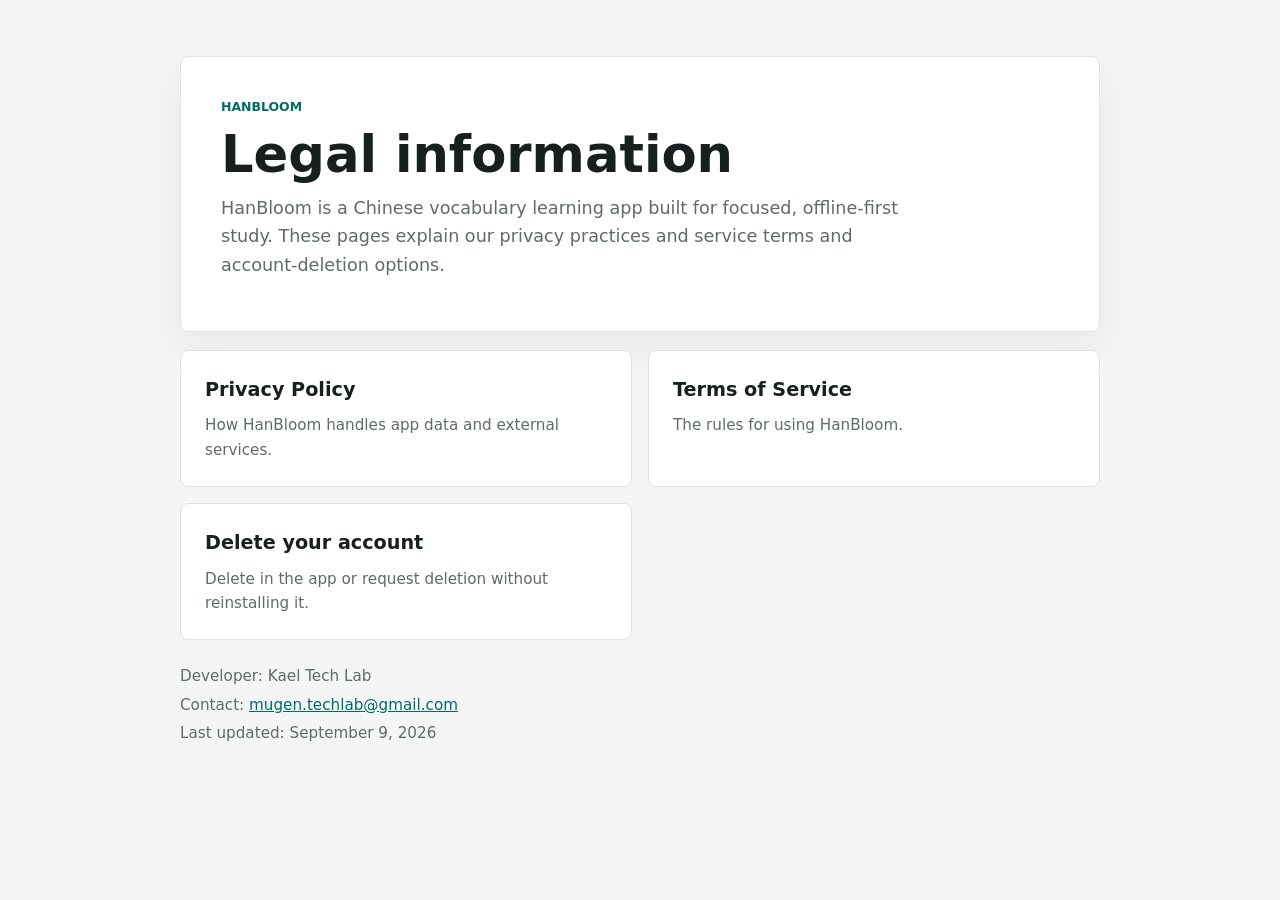
<file: index.html>
<!doctype html>
<html lang="en">
<head>
  <meta charset="utf-8">
  <meta name="viewport" content="width=device-width, initial-scale=1">
  <title>HanBloom Legal</title>
  <meta name="description" content="Legal documents for HanBloom, a Chinese vocabulary learning app.">
  <link rel="stylesheet" href="styles.css">
</head>
<body>
  <main class="page">
    <section class="hero">
      <p class="eyebrow">HanBloom</p>
      <h1>Legal information</h1>
      <p class="lede">
        HanBloom is a Chinese vocabulary learning app built for focused,
        offline-first study. These pages explain our privacy practices and
        service terms and account-deletion options.
      </p>
    </section>

    <section class="links" aria-label="Legal documents">
      <a class="link-card" href="privacy-policy.html">
        <span>Privacy Policy</span>
        <small>How HanBloom handles app data and external services.</small>
      </a>
      <a class="link-card" href="terms-of-service.html">
        <span>Terms of Service</span>
        <small>The rules for using HanBloom.</small>
      </a>
      <a class="link-card" href="account-deletion.html">
        <span>Delete your account</span>
        <small>Delete in the app or request deletion without reinstalling it.</small>
      </a>
    </section>

    <footer>
      <p>Developer: Kael Tech Lab</p>
      <p>Contact: <a href="mailto:mugen.techlab@gmail.com">mugen.techlab@gmail.com</a></p>
      <p>Last updated: September 9, 2026</p>
    </footer>
  </main>
</body>
</html>
</file>
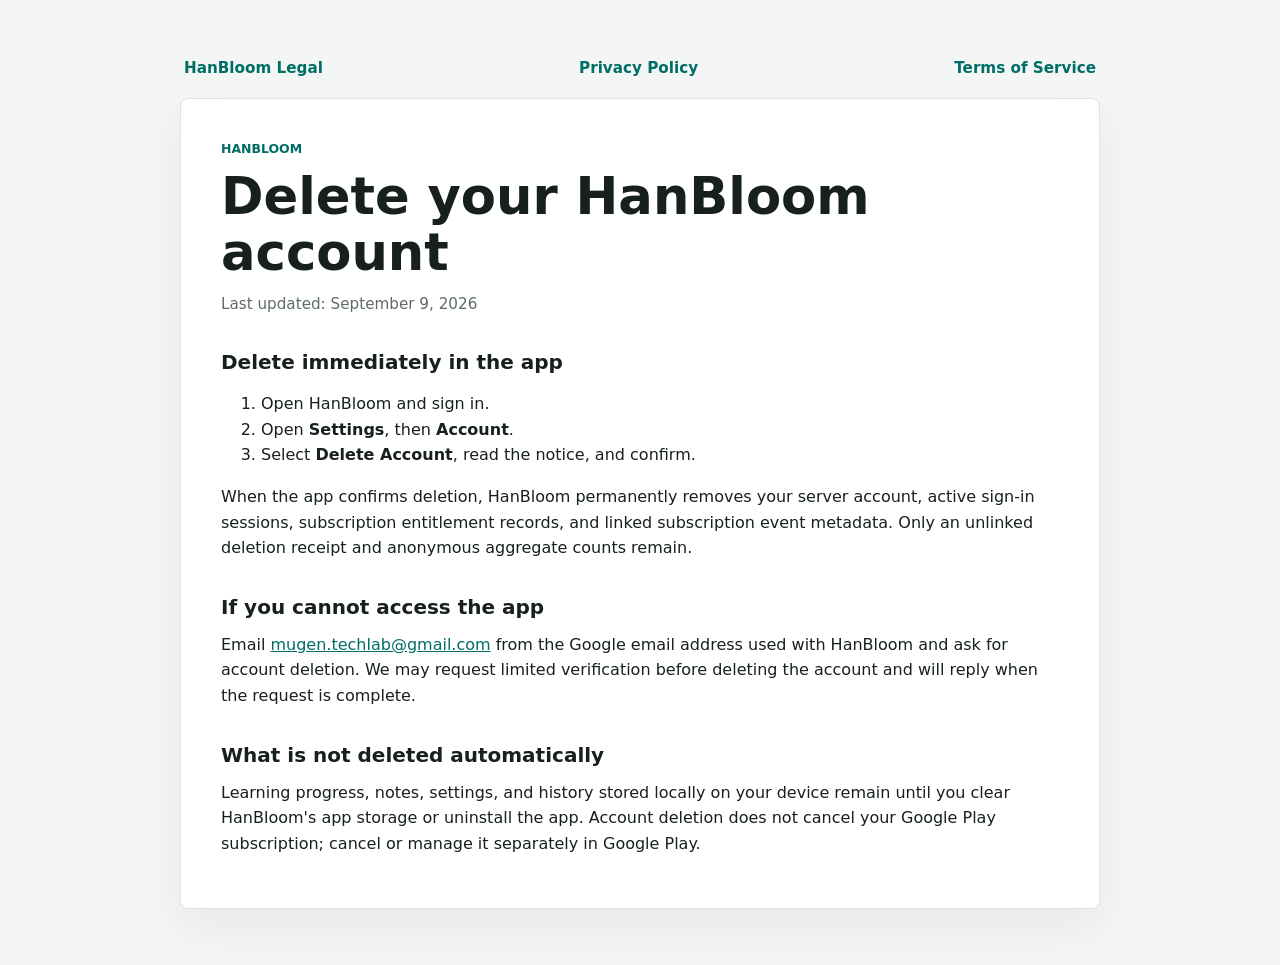
<file: account-deletion.html>
<!doctype html>
<html lang="en">
<head>
  <meta charset="utf-8">
  <meta name="viewport" content="width=device-width, initial-scale=1">
  <title>Delete your HanBloom account</title>
  <meta name="description" content="How to delete a HanBloom account and associated server data.">
  <link rel="stylesheet" href="styles.css">
</head>
<body>
  <main class="page document">
    <nav class="topnav" aria-label="Legal navigation">
      <a href="index.html">HanBloom Legal</a>
      <a href="privacy-policy.html">Privacy Policy</a>
      <a href="terms-of-service.html">Terms of Service</a>
    </nav>

    <article>
      <p class="eyebrow">HanBloom</p>
      <h1>Delete your HanBloom account</h1>
      <p class="updated">Last updated: September 9, 2026</p>

      <h2>Delete immediately in the app</h2>
      <ol>
        <li>Open HanBloom and sign in.</li>
        <li>Open <strong>Settings</strong>, then <strong>Account</strong>.</li>
        <li>Select <strong>Delete Account</strong>, read the notice, and confirm.</li>
      </ol>
      <p>
        When the app confirms deletion, HanBloom permanently removes your server account, active
        sign-in sessions, subscription entitlement records, and linked subscription event metadata.
        Only an unlinked deletion receipt and anonymous aggregate counts remain.
      </p>

      <h2>If you cannot access the app</h2>
      <p>
        Email <a href="mailto:mugen.techlab@gmail.com?subject=HanBloom%20account%20deletion%20request">mugen.techlab@gmail.com</a>
        from the Google email address used with HanBloom and ask for account deletion. We may request
        limited verification before deleting the account and will reply when the request is complete.
      </p>

      <h2>What is not deleted automatically</h2>
      <p>
        Learning progress, notes, settings, and history stored locally on your device remain until you
        clear HanBloom's app storage or uninstall the app. Account deletion does not cancel your
        Google Play subscription; cancel or manage it separately in Google Play.
      </p>
    </article>
  </main>
</body>
</html>
</file>
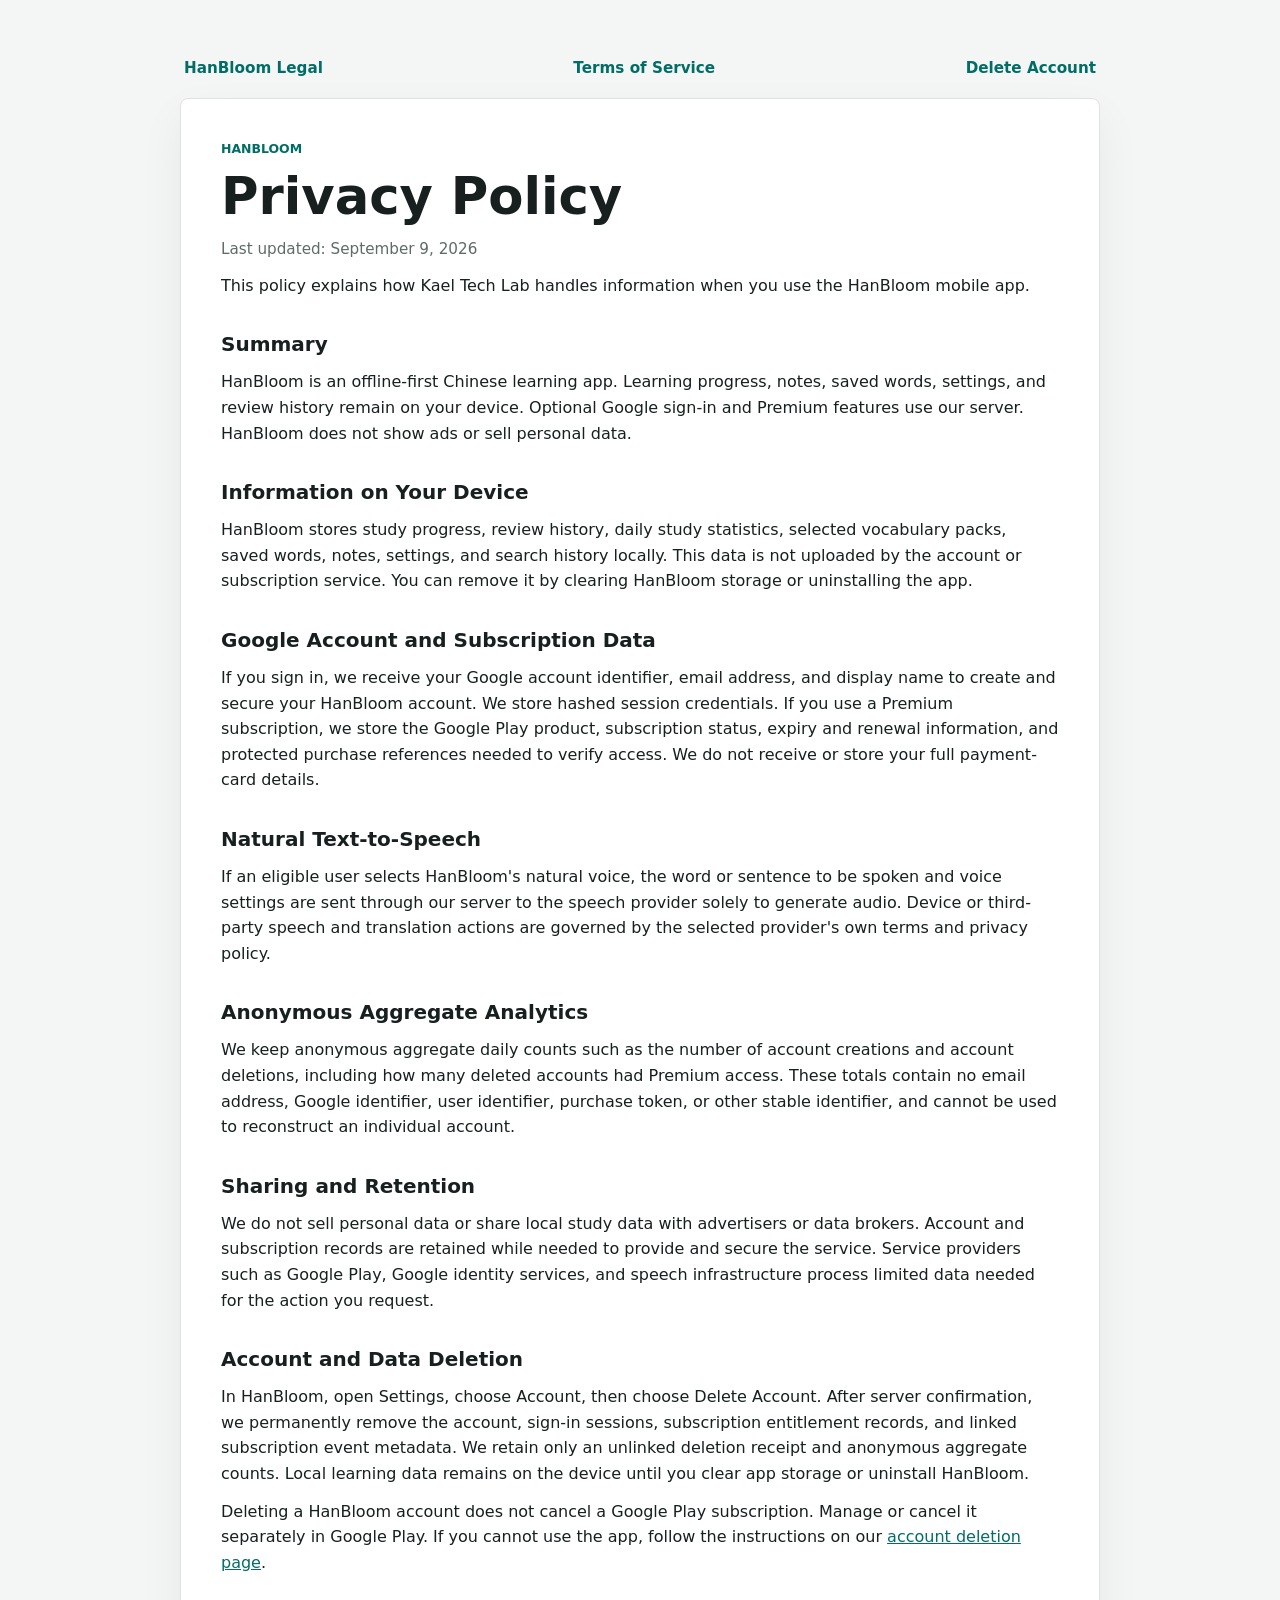
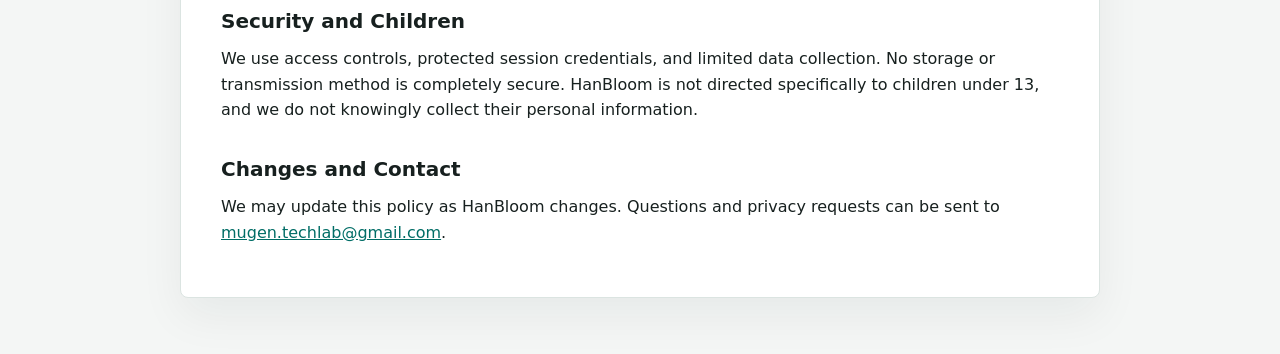
<file: privacy-policy.html>
<!doctype html>
<html lang="en">
<head>
  <meta charset="utf-8">
  <meta name="viewport" content="width=device-width, initial-scale=1">
  <title>Privacy Policy - HanBloom</title>
  <meta name="description" content="Privacy Policy for HanBloom.">
  <link rel="stylesheet" href="styles.css">
</head>
<body>
  <main class="page document">
    <nav class="topnav" aria-label="Legal navigation">
      <a href="index.html">HanBloom Legal</a>
      <a href="terms-of-service.html">Terms of Service</a>
      <a href="account-deletion.html">Delete Account</a>
    </nav>

    <article>
      <p class="eyebrow">HanBloom</p>
      <h1>Privacy Policy</h1>
      <p class="updated">Last updated: September 9, 2026</p>

      <p>This policy explains how Kael Tech Lab handles information when you use the HanBloom mobile app.</p>

      <h2>Summary</h2>
      <p>
        HanBloom is an offline-first Chinese learning app. Learning progress, notes, saved words,
        settings, and review history remain on your device. Optional Google sign-in and Premium
        features use our server. HanBloom does not show ads or sell personal data.
      </p>

      <h2>Information on Your Device</h2>
      <p>
        HanBloom stores study progress, review history, daily study statistics, selected vocabulary
        packs, saved words, notes, settings, and search history locally. This data is not uploaded by
        the account or subscription service. You can remove it by clearing HanBloom storage or
        uninstalling the app.
      </p>

      <h2>Google Account and Subscription Data</h2>
      <p>
        If you sign in, we receive your Google account identifier, email address, and display name to
        create and secure your HanBloom account. We store hashed session credentials. If you use a
        Premium subscription, we store the Google Play product, subscription status, expiry and
        renewal information, and protected purchase references needed to verify access. We do not
        receive or store your full payment-card details.
      </p>

      <h2>Natural Text-to-Speech</h2>
      <p>
        If an eligible user selects HanBloom's natural voice, the word or sentence to be spoken and
        voice settings are sent through our server to the speech provider solely to generate audio.
        Device or third-party speech and translation actions are governed by the selected provider's
        own terms and privacy policy.
      </p>

      <h2>Anonymous Aggregate Analytics</h2>
      <p>
        We keep anonymous aggregate daily counts such as the number of account creations and account
        deletions, including how many deleted accounts had Premium access. These totals contain no
        email address, Google identifier, user identifier, purchase token, or other stable identifier,
        and cannot be used to reconstruct an individual account.
      </p>

      <h2>Sharing and Retention</h2>
      <p>
        We do not sell personal data or share local study data with advertisers or data brokers.
        Account and subscription records are retained while needed to provide and secure the service.
        Service providers such as Google Play, Google identity services, and speech infrastructure
        process limited data needed for the action you request.
      </p>

      <h2>Account and Data Deletion</h2>
      <p>
        In HanBloom, open Settings, choose Account, then choose Delete Account. After server
        confirmation, we permanently remove the account, sign-in sessions, subscription entitlement
        records, and linked subscription event metadata. We retain only an unlinked deletion receipt
        and anonymous aggregate counts. Local learning data remains on the device until you clear app
        storage or uninstall HanBloom.
      </p>
      <p>
        Deleting a HanBloom account does not cancel a Google Play subscription. Manage or cancel it
        separately in Google Play. If you cannot use the app, follow the instructions on our
        <a href="account-deletion.html">account deletion page</a>.
      </p>

      <h2>Security and Children</h2>
      <p>
        We use access controls, protected session credentials, and limited data collection. No storage
        or transmission method is completely secure. HanBloom is not directed specifically to children
        under 13, and we do not knowingly collect their personal information.
      </p>

      <h2>Changes and Contact</h2>
      <p>
        We may update this policy as HanBloom changes. Questions and privacy requests can be sent to
        <a href="mailto:mugen.techlab@gmail.com">mugen.techlab@gmail.com</a>.
      </p>
    </article>
  </main>
</body>
</html>
</file>
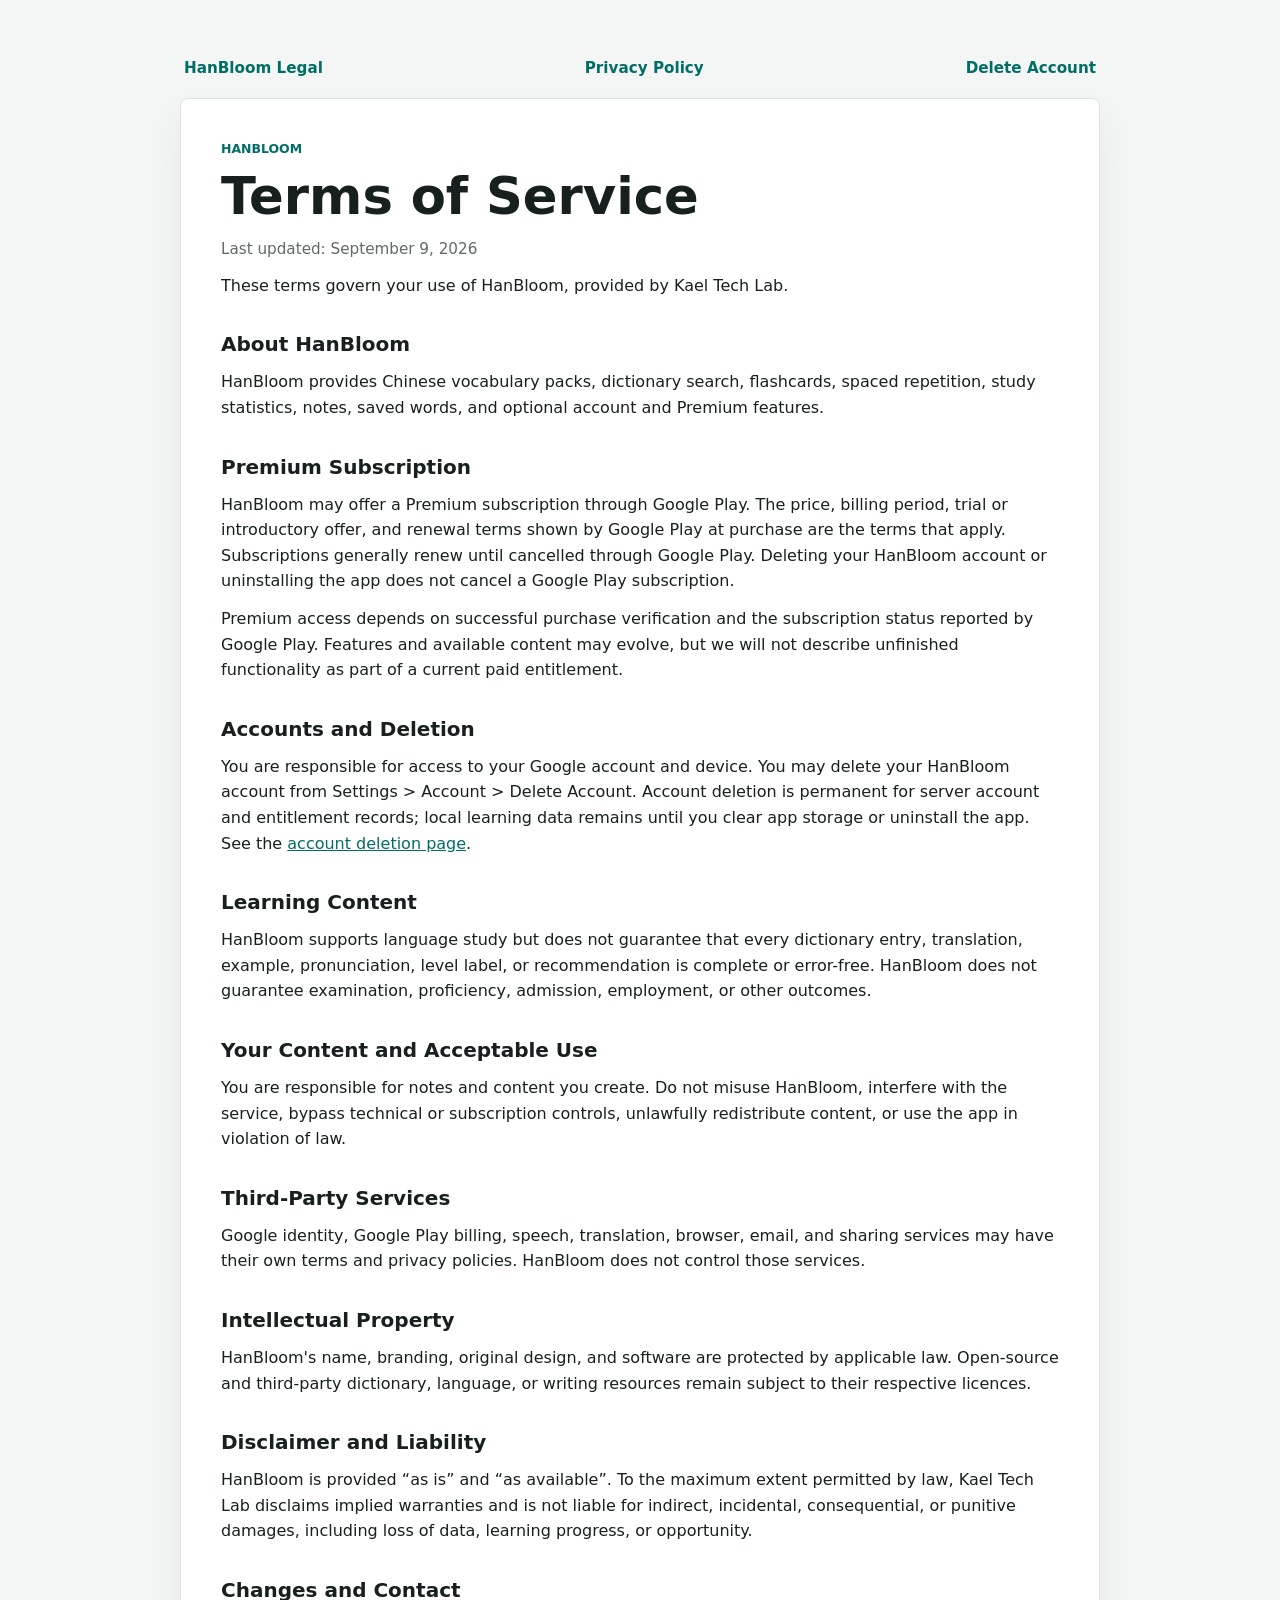
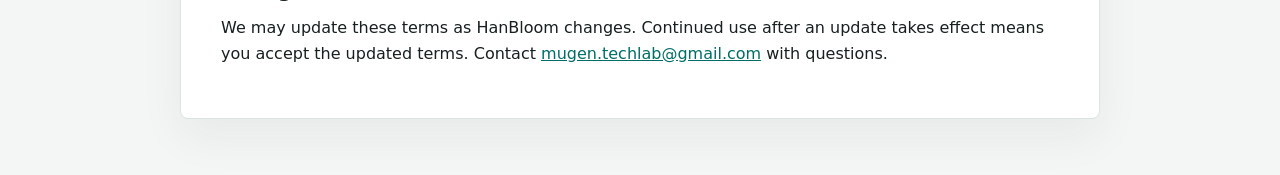
<file: terms-of-service.html>
<!doctype html>
<html lang="en">
<head>
  <meta charset="utf-8">
  <meta name="viewport" content="width=device-width, initial-scale=1">
  <title>Terms of Service - HanBloom</title>
  <meta name="description" content="Terms of Service for HanBloom.">
  <link rel="stylesheet" href="styles.css">
</head>
<body>
  <main class="page document">
    <nav class="topnav" aria-label="Legal navigation">
      <a href="index.html">HanBloom Legal</a>
      <a href="privacy-policy.html">Privacy Policy</a>
      <a href="account-deletion.html">Delete Account</a>
    </nav>

    <article>
      <p class="eyebrow">HanBloom</p>
      <h1>Terms of Service</h1>
      <p class="updated">Last updated: September 9, 2026</p>

      <p>These terms govern your use of HanBloom, provided by Kael Tech Lab.</p>

      <h2>About HanBloom</h2>
      <p>
        HanBloom provides Chinese vocabulary packs, dictionary search, flashcards, spaced repetition,
        study statistics, notes, saved words, and optional account and Premium features.
      </p>

      <h2>Premium Subscription</h2>
      <p>
        HanBloom may offer a Premium subscription through Google Play. The price, billing period,
        trial or introductory offer, and renewal terms shown by Google Play at purchase are the terms
        that apply. Subscriptions generally renew until cancelled through Google Play. Deleting your
        HanBloom account or uninstalling the app does not cancel a Google Play subscription.
      </p>
      <p>
        Premium access depends on successful purchase verification and the subscription status
        reported by Google Play. Features and available content may evolve, but we will not describe
        unfinished functionality as part of a current paid entitlement.
      </p>

      <h2>Accounts and Deletion</h2>
      <p>
        You are responsible for access to your Google account and device. You may delete your HanBloom
        account from Settings &gt; Account &gt; Delete Account. Account deletion is permanent for server
        account and entitlement records; local learning data remains until you clear app storage or
        uninstall the app. See the <a href="account-deletion.html">account deletion page</a>.
      </p>

      <h2>Learning Content</h2>
      <p>
        HanBloom supports language study but does not guarantee that every dictionary entry,
        translation, example, pronunciation, level label, or recommendation is complete or error-free.
        HanBloom does not guarantee examination, proficiency, admission, employment, or other outcomes.
      </p>

      <h2>Your Content and Acceptable Use</h2>
      <p>
        You are responsible for notes and content you create. Do not misuse HanBloom, interfere with
        the service, bypass technical or subscription controls, unlawfully redistribute content, or use
        the app in violation of law.
      </p>

      <h2>Third-Party Services</h2>
      <p>
        Google identity, Google Play billing, speech, translation, browser, email, and sharing services
        may have their own terms and privacy policies. HanBloom does not control those services.
      </p>

      <h2>Intellectual Property</h2>
      <p>
        HanBloom's name, branding, original design, and software are protected by applicable law.
        Open-source and third-party dictionary, language, or writing resources remain subject to their
        respective licences.
      </p>

      <h2>Disclaimer and Liability</h2>
      <p>
        HanBloom is provided “as is” and “as available”. To the maximum extent permitted by law, Kael
        Tech Lab disclaims implied warranties and is not liable for indirect, incidental, consequential,
        or punitive damages, including loss of data, learning progress, or opportunity.
      </p>

      <h2>Changes and Contact</h2>
      <p>
        We may update these terms as HanBloom changes. Continued use after an update takes effect means
        you accept the updated terms. Contact
        <a href="mailto:mugen.techlab@gmail.com">mugen.techlab@gmail.com</a> with questions.
      </p>
    </article>
  </main>
</body>
</html>
</file>
<file: styles.css>
:root {
  color-scheme: light;
  --bg: #f4f6f5;
  --surface: #ffffff;
  --text: #17201f;
  --muted: #5f6b68;
  --line: #dbe4e1;
  --accent: #008f86;
  --accent-dark: #006d66;
  --accent-soft: #e3f3f0;
}

* {
  box-sizing: border-box;
}

body {
  margin: 0;
  background: var(--bg);
  color: var(--text);
  font-family: Inter, ui-sans-serif, system-ui, -apple-system, BlinkMacSystemFont, "Segoe UI", sans-serif;
  line-height: 1.6;
}

a {
  color: var(--accent-dark);
}

.page {
  width: min(920px, calc(100% - 32px));
  margin: 0 auto;
  padding: 56px 0;
}

.hero,
article {
  background: var(--surface);
  border: 1px solid var(--line);
  border-radius: 8px;
  padding: 40px;
  box-shadow: 0 18px 45px rgba(23, 32, 31, 0.06);
}

.eyebrow {
  margin: 0 0 10px;
  color: var(--accent-dark);
  font-size: 0.78rem;
  font-weight: 700;
  letter-spacing: 0;
  text-transform: uppercase;
}

h1 {
  margin: 0;
  font-size: clamp(2.1rem, 4vw, 3.5rem);
  line-height: 1.08;
  letter-spacing: 0;
}

h2 {
  margin: 34px 0 8px;
  font-size: 1.25rem;
  line-height: 1.25;
  letter-spacing: 0;
}

p {
  margin: 12px 0;
}

.lede {
  max-width: 680px;
  color: var(--muted);
  font-size: 1.1rem;
}

.updated {
  color: var(--muted);
  font-size: 0.95rem;
}

.links {
  display: grid;
  grid-template-columns: repeat(2, minmax(0, 1fr));
  gap: 16px;
  margin-top: 18px;
}

.link-card {
  display: block;
  min-height: 132px;
  padding: 24px;
  background: var(--surface);
  border: 1px solid var(--line);
  border-radius: 8px;
  color: var(--text);
  text-decoration: none;
  transition: border-color 160ms ease, transform 160ms ease;
}

.link-card:hover {
  border-color: var(--accent);
  transform: translateY(-2px);
}

.link-card span {
  display: block;
  font-size: 1.2rem;
  font-weight: 750;
}

.link-card small {
  display: block;
  margin-top: 8px;
  color: var(--muted);
  font-size: 0.95rem;
}

.topnav {
  display: flex;
  justify-content: space-between;
  gap: 16px;
  margin-bottom: 18px;
  padding: 0 4px;
  font-size: 0.95rem;
}

.topnav a {
  color: var(--accent-dark);
  font-weight: 650;
  text-decoration: none;
}

.topnav a:hover {
  text-decoration: underline;
}

footer {
  margin-top: 24px;
  color: var(--muted);
  font-size: 0.95rem;
}

footer p {
  margin: 4px 0;
}

@media (max-width: 680px) {
  .page {
    width: min(100% - 24px, 920px);
    padding: 28px 0;
  }

  .hero,
  article {
    padding: 24px;
  }

  .links {
    grid-template-columns: 1fr;
  }

  .topnav {
    flex-direction: column;
    gap: 8px;
  }
}
</file>
